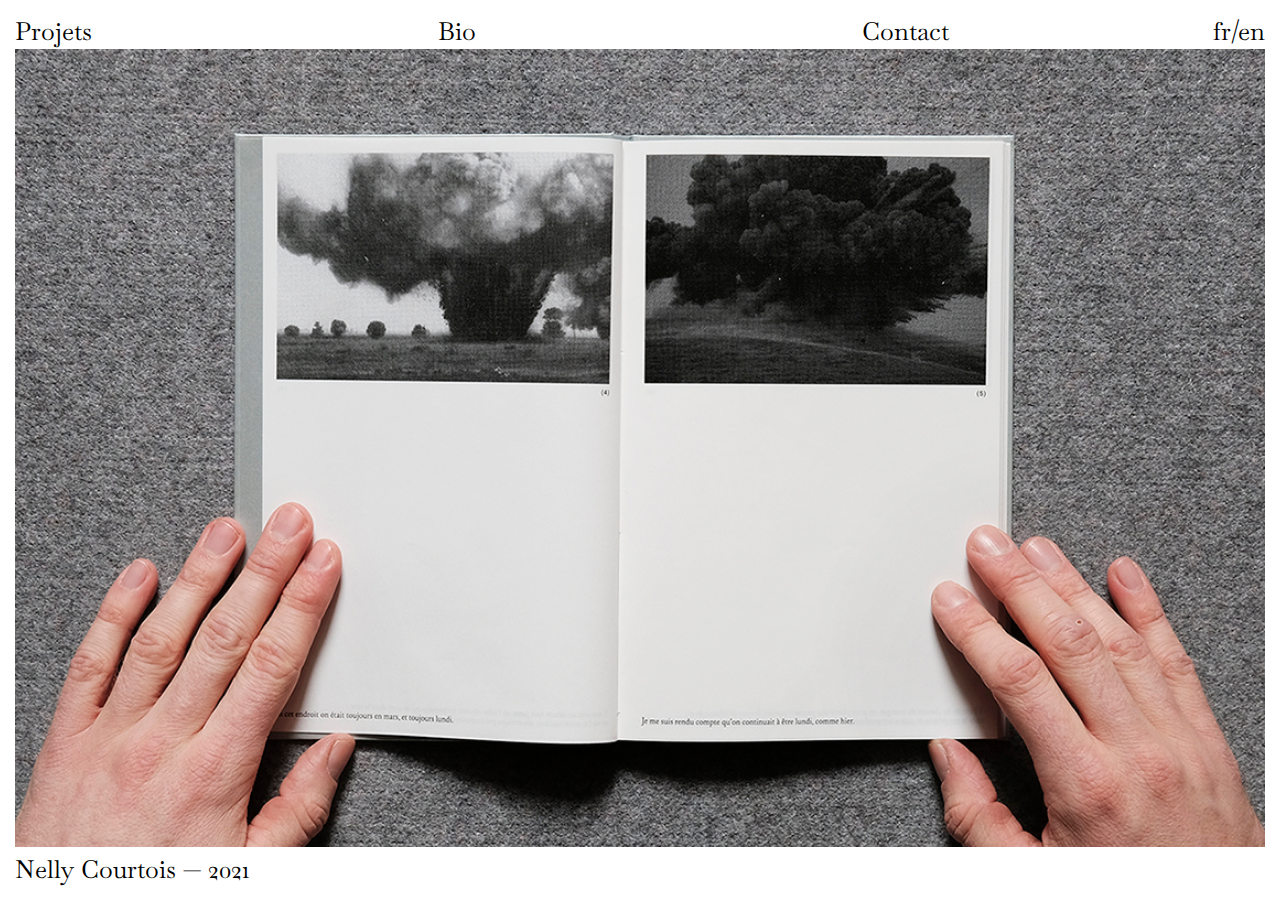
<file: index.html>
<!doctype html>
<html lang=fr>
<head>
	<meta charset=utf-8>
	<title>grille</title>
	<link rel=stylesheet href="styles.css">
	<link href="https://fonts.googleapis.com/css?family=Libre+Baskerville" rel="stylesheet">
</head>

<body>
	<div class="page">
		<ul class="menu">
			<li class="col"><a href="projets.html" class="">Projets</a></li>
			<li class="col"><a href="bio.html" class="">Bio</a></li>
			<li  class="col contact flex">
				<span><a href="contact.html">Contact</a></span>
				<span>
					<a href="index.html">fr</a>/<a href="index-en.html">en</a>
				</span>
			</li>
		</ul>

	<div class="w3-content w3-section" style="max-width:100%">
  <img class="mySlides" src="img/1.jpg" style="width:100%">
  <img class="mySlides" src="img/6.jpg" style="width:100%">
  <img class="mySlides" src="img/18.jpg" style="width:100%">
   <img class="mySlides" src="img/21.jpg" style="width:100%">
</div>

<script>
var myIndex = 0;
carousel();

function carousel() {
  var i;
  var x = document.getElementsByClassName("mySlides");
  for (i = 0; i < x.length; i++) {
    x[i].style.display = "none";  
  }
  myIndex++;
  if (myIndex > x.length) {myIndex = 1}    
  x[myIndex-1].style.display = "block";  
  setTimeout(carousel, 2000); // Change image every 2 seconds
}
</script>
		<div class="nom"><a href="index.html">Nelly Courtois — 2021</a></div>
	</div>
</body>
	<script type="text/javascript" src="js/jquery-3.3.1.min.js" />
	<script type="text/javascript" src="js/scripts.js" />
</html>
</file>
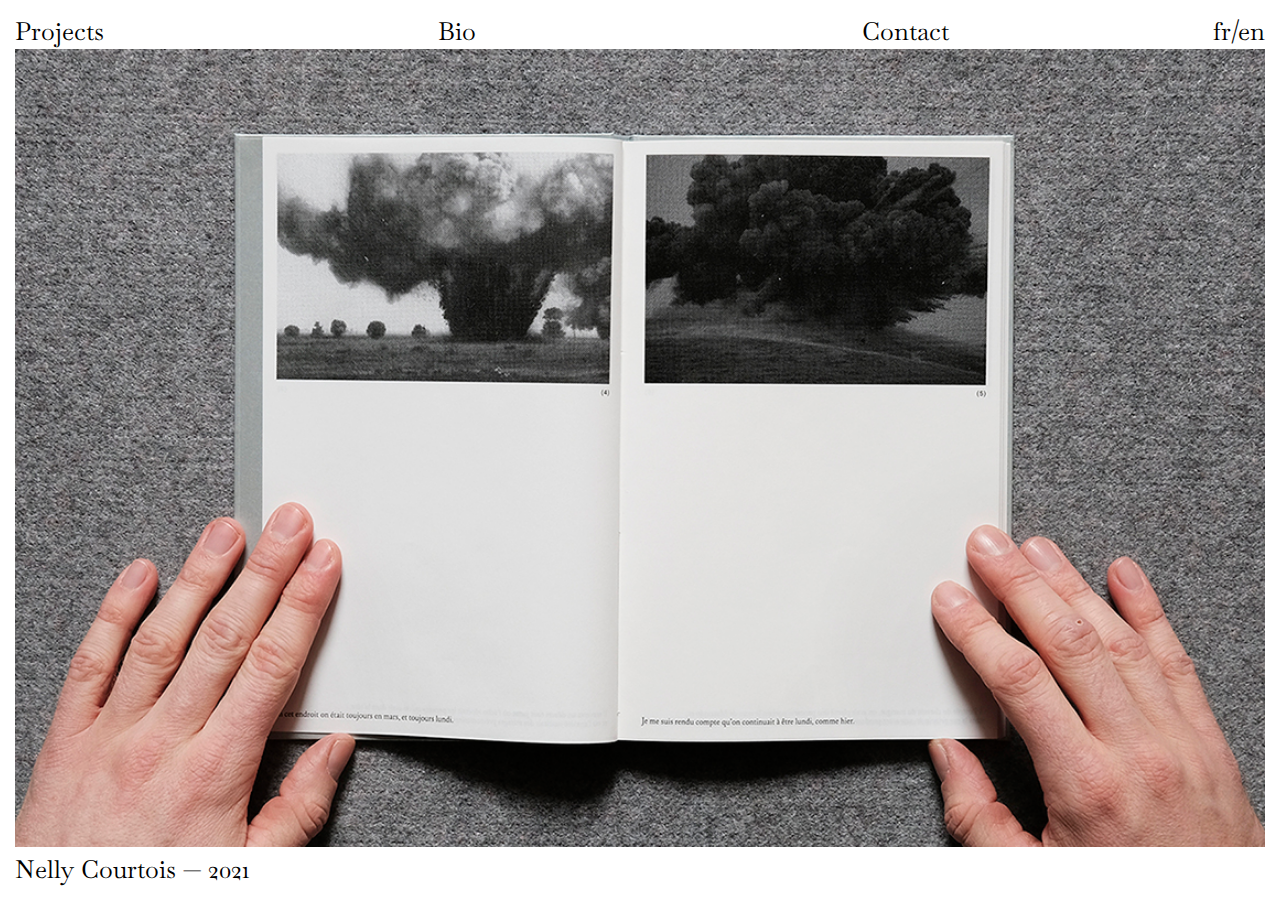
<file: index-en.html>
<!doctype html>
<html lang=en>
<head>
	<meta charset=utf-8>
	<title>grille</title>
	<link rel=stylesheet href="styles-en.css">
	<link href="https://fonts.googleapis.com/css?family=Libre+Baskerville" rel="stylesheet">
</head>

<body>
	<div class="page">
		<ul class="menu">
			<li class="col"><a href="projets-en.html" class="">Projects</a></li>
			<li class="col"><a href="bio-en.html" class="">Bio</a></li>
			<li  class="col contact flex">
				<span><a href="contact-en.html">Contact</a></span>
				<span>
					<a href="index.html">fr</a>/<a href="index-en.html">en</a>
				</span>
			</li>
		</ul>
			<div class="w3-content w3-section" style="max-width:100%">
  <img class="mySlides" src="img/1.jpg" style="width:100%">
  <img class="mySlides" src="img/6.jpg" style="width:100%">
  <img class="mySlides" src="img/18.jpg" style="width:100%">
   <img class="mySlides" src="img/21.jpg" style="width:100%">
</div>

<script>
var myIndex = 0;
carousel();

function carousel() {
  var i;
  var x = document.getElementsByClassName("mySlides");
  for (i = 0; i < x.length; i++) {
    x[i].style.display = "none";  
  }
  myIndex++;
  if (myIndex > x.length) {myIndex = 1}    
  x[myIndex-1].style.display = "block";  
  setTimeout(carousel, 2000); // Change image every 2 seconds
}
</script>
		<div class="nom"><a href="index-en.html">Nelly Courtois — 2021</a></div>
	</div>
</body>
	<script type="text/javascript" src="js/jquery-3.3.1.min.js" />
	<script type="text/javascript" src="js/scripts.js" />
</html>
</file>
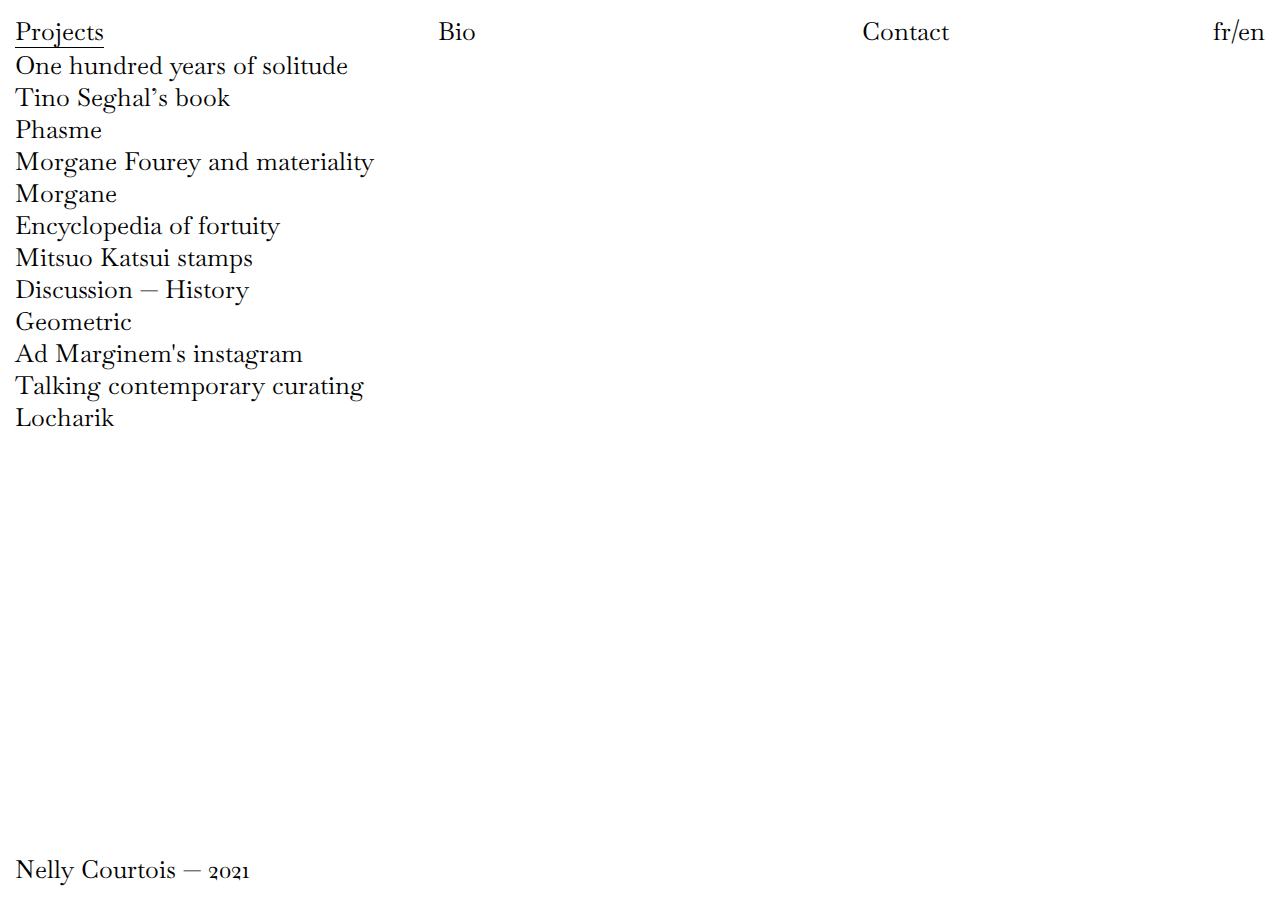
<file: projets-en.html>
<!doctype html>
<html lang=en>
<head>
	<meta charset=utf-8>
	<title>grille</title>
	<link rel=stylesheet href="styles-en.css">
	<link href="https://fonts.googleapis.com/css?family=Libre+Baskerville" rel="stylesheet">
</head>

<body>
	<div class="page">
		<ul class="menu">
			<li class="col"><a href="projets-en.html" class="active">Projects</a></li>
			<li class="col"><a href="bio-en.html" class="">Bio</a></li>
			<li  class="col contact flex">
				<span><a href="contact-en.html">Contact</a></span>
				<span>
					<a href="projets.html">fr</a>/<a href="projets-en.html">en</a>
				</span>
			</li>
		</ul>
		<article class="projets-en">
			<h2><a href="#more1">One hundred years of solitude</a></h2>
			<div class="more" id="more1">
				<img class="petit" src="img/1-bis.jpg">
				<img class="petit" src="img/1.jpg">
				<img class="petit" src="img/2.jpg">
				<img class="petit" src="img/3.jpg">
				<img class="petit" src="img/4.jpg">
				<div class="description flex">
					<div class="col un">
						<p>This is a free transposition of the magical realist masterpiece <cite>One hundred years of solitude</cite> written by Gabriel García Márquez. It talks about the multi-generational story of the Buendía family, and the conflicts that take place in Colombia.</p>					
					</div>
					<div class="col un">
						<p>Some unearthly, mysterious, or magical text extracts have been selected and gathered with real photographs of conflicts, that took place one hundred years ago all over the world, compared to nowadays. This work shows the universality of conflict, and denounces its absurdity.</p>
					</div>
					<div class="col">
						<ul class="mesures">
							<li>14,4&thinsp;×&thinsp;22,2 cm</li>
							<li>119 pages</li>
							<li>Handcover, edition bound</li>
							<li>Freelife Cento 100g/m²</li>
						</ul>
					</div>
				</div>
				<p id="point">•</p>
			</article>
			<article class="projets">
			<h2><a href="#more2">Tino Seghal’s book</a></h2>
			<div class="more" id="more2">
				<img class="petit" src="img/5.jpg">
				<img class="petit" src="img/6.jpg">
				<img class="petit" src="img/7.jpg">
				<img class="petit" src="img/8.jpg">
				<img class="petit" src="img/9.jpg">
				<div class="description flex">
					<div class="col un">
						<p>This book shows the working process of the contemporary artist Tino Seghal, who creates artistic performances which involves amateurs. He doesn’t allow visual reproduction of his work. This book is focused on his exhibition at the Guggenheim Museum in New York in 2010, where he presents two of his performances: <cite>This Kiss</cite> and <cite>This Progress</cite>.</p>					
					</div>
					<div class="col un">
						<p>The book is divided in two parts, one for each performance. A possible content of his personnal book is imagined by analysing his work, like photos of the Guggenheim Museum, choregraphic sketches, questionings, post-its with appointements, etc.</p>
					</div>
					<div class="col">
						<ul class="mesures">
							<li>22,5&thinsp;×&thinsp;14,85 cm</li>
							<li>58 pages</li>
							<li>Soft cover, perfect bound</li>
							<li>Biotop 100g/m²</li>
						</ul>
					</div>
				</div>
				<p id="point">•</p>
			</article>
			<article class="projets">
				<h2><a href="#more3">Phasme</a></h2>
				<div class="more" id="more3">
					<textarea spellcheck="false" maxlength="18" class="phasme">mimesis</textarea>
									<div class="description flex">
						<ul class="mesures-2">
							<li>Display</li>
							<li>Light</li>
							<li>155 glyphs</li>
						</ul>
				</div>
				</div>
			</article>
			<article class="projets">
				<h2><a href="#more4">Morgane Fourey and materiality</a></h2>
					<div class="more" id="more4">
						<img class="petit" src="img/10.jpg">
						<img class="petit" src="img/11.jpg">
						<img class="petit" src="img/12.jpg">
						<img class="petit" src="img/13.jpg">
						<img class="petit" src="img/14.jpg">
						<div class="description flex">
							<div class="col un">
								<p>It is an editorial and font project for the french artist Morgane Fourey. She designs projects with optical illusions on volumes, by making a parallel between what the spectator sees or never sees, like the work of an artisan or of an artist in workplace.</p>					
							</div>
							<div class="col un">
								<p>She plays with the tenuousness of materials by including them in her work thanks to her craftsmanship. This book presents her work by taking as main axis the materials she uses.</p>
							</div>
							<div class="col">
								<ul class="mesures">
									<li>22,5&thinsp;×&thinsp;28,7 cm</li>
									<li>169 pages</li>
									<li>Soft cover, open spine</li>
									<li>Century Cotton Wove White 120g/m²</li>
								</ul>
							</div>
						</div>
				<p id="point">•</p>
			</article>
			<article class="projets">
				<h2><a href="#more5">Morgane</a></h2>
				<div class="more" id="more5">
					<textarea spellcheck="false" maxlength="18" class="morgane">marble</textarea>
				<div class="description flex">
						<ul class="mesures-2">
							<li>Display</li>
							<li>Regular</li>
							<li>134 glyphs</li>
						</ul>
				</div>
			</article>
			<article class="projets">
			<h2><a href="#more6">Encyclopedia of fortuity</a></h2>
			<div class="more" id="more6">
				<img class="petit" src="img/15.jpg">
				<img class="petit" src="img/16.jpg">
				<img class="petit" src="img/17.jpg">
				<img class="petit" src="img/18.jpg">
				<img class="petit" src="img/19.jpg">
				<div class="description flex">
					<div class="col un">
						<p>The encyclopedia is one of the main masterpieces of the Enlightenment, which is supposed to be ordered and hierarchized. This work is taking the codes of a classical encyclopedia, and list all irrationally made discoveries: by accident, by&nbsp;a combination of circumstances, by mistake, by pure chance, inadvertently, by clumsiness, or by professional negligence.</p>			
					</div>
					<div class="col un">
						<p>The inner pages are interchanged according to a sequence of numbers generated randomly during printing, in order to create an intuitive and detached reading experience, like the fortuity we can’t control. Each book is printed with a different pagination, which makes it unique.</p>
					</div>
					<div class="col">
						<ul class="mesures">
							<li>31&thinsp;×&thinsp;22,3 cm</li>
							<li>204 pages</li>
							<li>Hardcover, edition bound</li>
							<li>Arcoprint Milk 85g/m²</li>
						</ul>
					</div>
				</div>
				<p id="point">•</p>
			</article>
			<article class="projets">
			<h2><a href="#more7">Mitsuo Katsui stamps</a></h2>
			<div class="more" id="more7">
				<img class="petit" src="img/21.jpg">
				<img class="petit" src="img/20.jpg">
				<img class="petit" src="img/22.jpg">
				<div class="description flex">
					<div class="col un">
						<p>The stamps and the booklet are realised as an effigy of the japanese colorist designer Mitsuo Katsui. He is mostly known for his very colored posters and for being in advance in his time.</p>					
					</div>
					<div class="col un">
						<p>He observes his environment, and take pictures of landscapes for colour dots, like a pointillist. Theses stamps resume his creative path while referring to his work as a graphic designer.</p>
					</div>
					<div class="col">
						<ul class="mesures" id="mesures-fin">
							<li>21,5&thinsp;×&thinsp;5 cm</li>
							<li>22 pages</li>
							<li>Softcover, saddle-stitched</li>
							<li>Digi gloss 115g/m²</li>
						</ul>
					</div>
				</div>
				<p id="point">•</p>
			</div>
			</article>
			<article class="projets">
			<h2><a href="#more8">Discussion — History</a></h2>
			<div class="more" id="more8">
				<img class="petit" src="img/23.jpg">
				<img class="petit" src="img/24.jpg">
				<img class="petit" src="img/25.jpg">
				<img class="petit" src="img/26.jpg">
				<img class="petit" src="img/27.jpg">
				<div class="description flex">
					<div class="col un">
						<p>This is an editorial project that speaks about USSR and Russia. This book contains two books, one of them is composed of a sensitive and personnal content, the other one is more analytical. They are connected. There is a dialogue with my mother who tells her experiences in USSR when she lived there and trimmings of my childhood photographs in Russia, like flashes of memory.</p>					
					</div>
					<div class="col un">
						<p>This trivial stories presents
						us and customs, social norms, fashion, decoration and life
						of a past world. The dialogue is in russian, and translated
						in french. The analytical part of the book helps with understanding of russian terms and gives a historical content. The cover is taking codes of a no- vel book, and the fusion of two books represents the do it yourself, very representative of the soviet era.</p>
					</div>
					<div class="col">
						<ul class="mesures" id="mesures-fin">
							<li>12&thinsp;×&thinsp;28 cm</li>
							<li>154 pages</li>
							<li>Softcover</li>
							<li>Lay flat binding</li>
							<li>Arcoprint Milk 100g/m²</li>
						</ul>
					</div>
				</div>
				<p id="point">•</p>
			</div>
			</article>
				<article class="projets">
				<h2><a href="#more9">Geometric</a></h2>
				<div class="more" id="more9">
					<textarea spellcheck="false" maxlength="18" class="geometrique">modular</textarea>
									<div class="description flex">
						<ul class="mesures-2">
							<li>Display</li>
							<li>Light</li>
							<li>52 glyphs</li>
						</ul>
				</div>
				</div>
			</article>
			<article class="projets">
			<h2><a href="#more10">Ad Marginem's instagram</a></h2>
			<div class="more" id="more10">
				<img class="petit" src="img/insta_merrifield_1080_01.jpg">
				<img class="petit" src="img/grand_hotel_1080.jpg">
				<img class="petit" src="img/crudo_leng.jpg">
				<img class="petit" src="img/беседы_1080.jpg">
				<img class="petit" src="img/insta_время_магов.jpg">
				<img class="petit" src="img/insta_путь_через_лес.jpg">
				<img class="petit" src="img/photo_1080.jpg">
				<img class="petit" src="img/башляр_1080.jpg">
				<img class="petit" src="img/боуи.jpg">
				<img class="petit" src="img/венецианка_1080.jpg">
				<div class="description flex">
					<div class="col un">
						<p>These images represent the covers of the books of the publishing house Ad Marginem Press from Moscow. They are on the Ad Marginem's <a href="https://www.instagram.com/admarginem/">instagram page</a> for promoting the books</p>					
					</div>
					</div>
					<p id="point">•</p>
				</div>
			</article>
			<article class="projets">
			<h2><a href="#more11">Talking contemporary curating</a></h2>
			<div class="more" id="more11">
				<img class="petit" src="img/28.jpg">
				<img class="petit" src="img/29.jpg">
				<img class="petit" src="img/30.jpg">
				<img class="petit" src="img/31.jpg">
				<img class="petit" src="img/32.jpg">
				<img class="petit" src="img/33.jpg">
				<img class="petit" src="img/34.jpg">
				<img class="petit" src="img/35.jpg">
				<div class="description flex">
					<div class="col un">
						<p>This book was designed for the publishing house
						Ad Marginem Press. The cover is presented like a museum schema, with the names of the curators of the book that are put like paintings on the wall.</p>					
					</div>
					<div class="col un">
						<p></p>
					</div>
					<div class="col">
						<ul class="mesures" id="mesures-fin">
							<li>13&thinsp;×&thinsp;18,5 cm</li>
							<li>154 pages</li>
							<li>Softcover</li>
							<li>Edition bound</li>
							<li>Lux Cream 70g/m²</li>
						</ul>
					</div>
				</div>
			</div>
			</article>
			<article class="projets" id="projets-fin">
				<h2><a href="#more12">Locharik</a></h2>
				<div class="more" id="more12">
					<textarea spellcheck="false" maxlength="18" class="locharik">roundness</textarea>
									<div class="description flex">
						<ul class="mesures-2">
							<li>Display</li>
							<li>Regular</li>
							<li>118 glyphs</li>
						</ul>
				</div>
				</div>
			</article>
			<p id="point">•</p>	
		</div>

		<div class="nom"><a href="index-en.html">Nelly Courtois — 2021</a></div>
	</div>
	<script type="text/javascript" src="js/jquery-3.3.1.min.js" ></script>
	<script type="text/javascript" src="js/scripts.js" ></script>

</body>

	 </html>
</file>
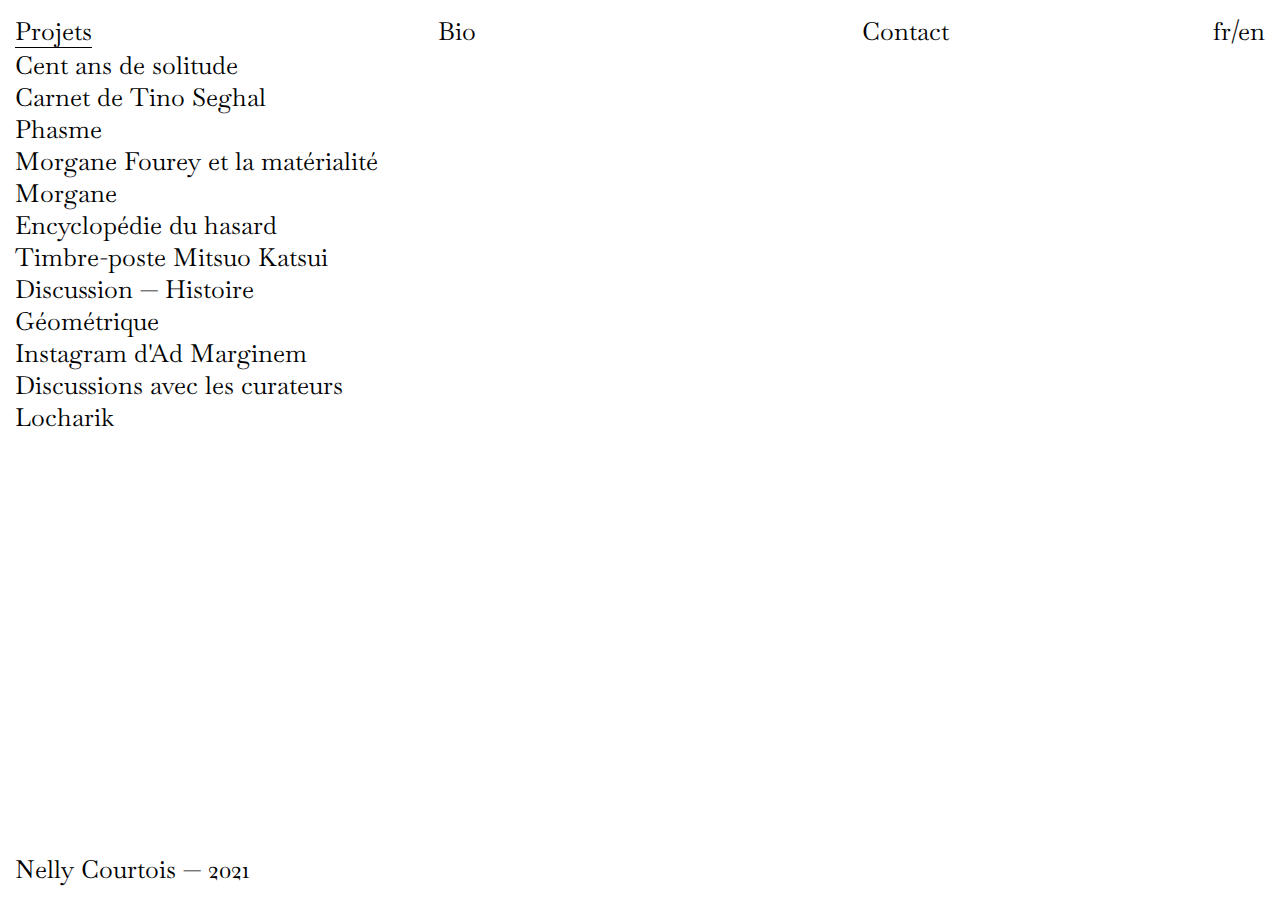
<file: projets.html>
<!doctype html>
<html lang=fr>
<head>
	<meta charset=utf-8>
	<title>grille</title>
	<link rel=stylesheet href="styles.css">
	<link href="https://fonts.googleapis.com/css?family=Libre+Baskerville" rel="stylesheet">
</head>

<body>
	<div class="page">
		<ul class="menu">
			<li class="col"><a href="projets.html" class="active">Projets</a></li>
			<li class="col"><a href="bio.html" class="">Bio</a></li>
			<li  class="col contact flex">
				<span><a href="contact.html">Contact</a></span>
				<span>
					<a href="projets.html">fr</a>/<a href="projets-en.html">en</a>
				</span>
			</li>
		</ul>
		<article class="projets">
			<h2><a href="#more1">Cent ans de solitude</a></h2>
			<div class="more" id="more1">
				<img class="petit" src="img/1-bis.jpg">
				<img class="petit" src="img/1.jpg">
				<img class="petit" src="img/2.jpg">
				<img class="petit" src="img/3.jpg">
				<img class="petit" src="img/4.jpg">
				<div class="description flex">
					<div class="col un">
						<p>Ce travail une transposition libre de l’œuvre <cite>Cent ans de solitude</cite> de Gabriel García Márquez, qui a pour volonté de parler de l’universalité du conflit en puisant la force poétique du texte. Deux photographies en face à face, montrent le conflit humain, entre les époques et les lieux.</p>					
					</div>
					<div class="col un">
						<p>Des images vraies, fortes, parfois crues, tirées d’évenements réels. Leurs similitudes nous amènent à nous poser la&nbsp;question sur la répétition de ces conflits depuis cent ans à travers le&nbsp;monde. Elles sont accompagnées de&nbsp;citations, qui sont le point de départ du&nbsp;propos, et jouent sur l’absurde.</p>
					</div>
					<div class="col">
						<ul class="mesures">
							<li>14,4&thinsp;×&thinsp;22,2 cm</li>
							<li>119 pages</li>
							<li>Couverture emboîtage</li>
							<li>Dos carré collé cousu fil de lin</li>
							<li>Freelife Cento 100g/m²</li>
						</ul>
					</div>
				</div>
				<p id="point">•</p>
			</article>
			<article class="projets">
			<h2><a href="#more2">Carnet de Tino Seghal</a></h2>
			<div class="more" id="more2">
				<img class="petit" src="img/5.jpg">
				<img class="petit" src="img/6.jpg">
				<img class="petit" src="img/7.jpg">
				<img class="petit" src="img/8.jpg">
				<img class="petit" src="img/9.jpg">
				<div class="description flex">
					<div class="col un">
						<p>La publication se concentre sur l’art performatif de Tino&nbsp;Seghal qui a la particularité de mettre en scène des amateurs. L’artiste n’autorise aucune reproduction visuelle de son travail, privilégiant l’expérience directe de&nbsp;ce&nbsp;qu’il appelle des «&thinsp;situations&thinsp;».</p>					
					</div>
					<div class="col un">
						<p>Cette édition présente son travail d’un&nbsp;point de vu organisationnel, autant&nbsp;dans la mise en place que dans la&nbsp;conception purement poétique. Elle&nbsp;se&nbsp;divise en deux parties distinctes, représentant chaque performance interprétée au Guggenheim Museum de&nbsp;New York en 2010&thinsp;: <cite>This Kiss</cite> et&nbsp;<cite>This&nbsp;Progress</cite>.</p>
					</div>
					<div class="col">
						<ul class="mesures">
							<li>22,5&thinsp;×&thinsp;14,85 cm</li>
							<li>58 pages</li>
							<li>Couverture souple</li>
							<li>Dos carré collé cousu fil de lin</li>
							<li>Biotop 100g/m²</li>
						</ul>
					</div>
				</div>
				<p id="point">•</p>
			</article>
			<article class="projets">
				<h2><a href="#more3">Phasme</a></h2>
				<div class="more" id="more3">
					<textarea spellcheck="false" maxlength="18" class="phasme">mimétisme</textarea>
									<div class="description flex">
						<ul class="mesures-2">
							<li>Display</li>
							<li>Light</li>
							<li>155 glyphs</li>
						</ul>
				</div>
				</div>
			</article>
			<article class="projets">
				<h2><a href="#more4">Morgane Fourey et la matérialité</a></h2>
					<div class="more" id="more4">
						<img class="petit" src="img/10.jpg">
						<img class="petit" src="img/11.jpg">
						<img class="petit" src="img/12.jpg">
						<img class="petit" src="img/13.jpg">
						<img class="petit" src="img/14.jpg">
						<div class="description flex">
							<div class="col un">
								<p>C’est un travail éditorial puis de création de caractères pour l’artiste française Morgane Fouray. Elle réalise des trompe-l’œil sur des volumes, en faisant un parallèle entre ce qui est donné à voir au spectateur et ce qu’il ne voit jamais, comme le travail de l’artisan ou de l’artiste dans son atelier.</p>					
							</div>
							<div class="col un">
								<p>Elle joue sur la précarité des matériaux en les incluant dans ses projets grâce à son savoir faire artisanal. Ce livre présente ses travaux en prenant pour axe principal les matériaux utilisés.</p>
							</div>
							<div class="col">
								<ul class="mesures">
									<li>22,5&thinsp;×&thinsp;28,7 cm</li>
									<li>169 pages</li>
									<li>Couverture souple</li>
									<li>Dos ouvert</li>
									<li>Century Cotton Wove White 120g/m²</li>
								</ul>
							</div>
						</div>
				<p id="point">•</p>
			</article>
			<article class="projets">
				<h2><a href="#more5">Morgane</a></h2>
				<div class="more" id="more5">
					<textarea spellcheck="false" maxlength="18" class="morgane">marbre</textarea>
				<div class="description flex">
						<ul class="mesures-2">
							<li>Display</li>
							<li>Regular</li>
							<li>134 glyphs</li>
						</ul>
				</div>
			</article>
			<article class="projets">
			<h2><a href="#more6">Encyclopédie du hasard</a></h2>
			<div class="more" id="more6">
				<img class="petit" src="img/15.jpg">
				<img class="petit" src="img/16.jpg">
				<img class="petit" src="img/17.jpg">
				<img class="petit" src="img/18.jpg">
				<img class="petit" src="img/19.jpg">
				<div class="description flex">
					<div class="col un">
						<p>L’encyclopédie est un symbole de&nbsp;l’œuvre des Lumières, qui se veut ordonnée et hiérarchisée. En&nbsp;reprenant les codes classiques d’une encyclopédie, cet ouvrage recense toutes découvertes faites de manière irrationnelle&thinsp;: par&nbsp;accident, par un concours de&nbsp;circonstances, par erreur, ou&nbsp;par&nbsp;maladresse.</p>			
					</div>
					<div class="col un">
						<p>Les pages intérieures sont mélangées entre elles selon une suite de chiffres générés de façon aléatoire durant l’impression, créant une expérience de&nbsp;lecture intuitive, à l’image du hasard qui ne se maîtrise pas. Chaque ouvrage imprimé a un ordre de pagination différent, ce qui le rend unique.</p>
					</div>
					<div class="col">
						<ul class="mesures">
							<li>31&thinsp;×&thinsp;22,3 cm</li>
							<li>204 pages</li>
							<li>Couverture toilée</li>
							<li>Dos carré collé cousu fil de lin</li>
							<li>Arcoprint Milk 85g/m²</li>
						</ul>
					</div>
				</div>
				<p id="point">•</p>
			</article>
			<article class="projets">
			<h2><a href="#more7">Timbre-poste Mitsuo Katsui</a></h2>
			<div class="more" id="more7">
				<img class="petit" src="img/21.jpg">
				<img class="petit" src="img/20.jpg">
				<img class="petit" src="img/22.jpg">
				<div class="description flex">
					<div class="col un">
						<p>Les timbres poste et la brochure ont été réalisés à l’effigie du designer coloriste japonais Mitsuo Katsui, qui est surtout connu pour sa création de posters très colorés et en avance pour son temps. Il&nbsp;réalise son travail par l’observation de&nbsp;son environnement.</p>					
					</div>
					<div class="col un">
						<p>Ainsi, il prend l’habitude de photographier ce qui l’entoure pour capter les points de couleurs qui l’intéressent, tel un pointilliste. Les&nbsp;timbres reprennent son chemin de&nbsp;création tout en faisant référence à&nbsp;son travail de graphiste.</p>
					</div>
					<div class="col">
						<ul class="mesures" id="mesures-fin">
							<li>21,5&thinsp;×&thinsp;5 cm</li>
							<li>22 pages</li>
							<li>Couverture souple</li>
							<li>Encarté agrafé</li>
							<li>Digi gloss 115g/m²</li>
						</ul>
					</div>
				</div>
				<p id="point">•</p>
			</div>
			</article>
			<article class="projets">
			<h2><a href="#more8">Discussion — Histoire</a></h2>
			<div class="more" id="more8">
				<img class="petit" src="img/23.jpg">
				<img class="petit" src="img/24.jpg">
				<img class="petit" src="img/25.jpg">
				<img class="petit" src="img/26.jpg">
				<img class="petit" src="img/27.jpg">
				<div class="description flex">
					<div class="col un">
						<p>C'est un projet éditorial qui parle de la Russie et de l'URSS. Ce livre en contient deux, l'un d'entre eux est composé d'un contenu sensible et personnel, l'autre a un contenu analytique. Ils sont connectés. Il y a une dialogue avec ma mère qui parle de son expérience en URSS quand elle y a vécu ainsi que mes photos d'enfance tronquées, comme des flashs de la mémoire.</p>					
					</div>
					<div class="col un">
						<p>Ces histoires triviales représentent les us et coutumes, les normes sociales, la mode, la décoration et la vie d'un monde passé. Le dialogue est en russe puis traduit en français. La partie analytique du livre aide le lecteur à comprendre les mots russes puis donne un contenu historique. La couverture reprend les codes d'un roman, et la fusion entre deux livres représente le do it yourself, très représentatif de l'ère soviétique.</p>
					</div>
					<div class="col">
						<ul class="mesures" id="mesures-fin">
							<li>12&thinsp;×&thinsp;28 cm</li>
							<li>154 pages</li>
							<li>Couverture souple</li>
							<li>Reliure à plat</li>
							<li>Arcoprint Milk 100g/m²</li>
						</ul>
					</div>
				</div>
			<p id="point">•</p>	
			</div>
			</article>
				<article class="projets">
				<h2><a href="#more9">Géométrique</a></h2>
				<div class="more" id="more9">
					<textarea spellcheck="false" maxlength="18" class="geometrique">modulaire</textarea>
									<div class="description flex">
						<ul class="mesures-2">
							<li>Display</li>
							<li>Light</li>
							<li>52 glyphs</li>
						</ul>
				</div>
				</div>
			</article>
			<article class="projets">
			<h2><a href="#more10">Instagram d'Ad Marginem</a></h2>
			<div class="more" id="more10">
				<img class="petit" src="img/insta_merrifield_1080_01.jpg">
				<img class="petit" src="img/grand_hotel_1080.jpg">
				<img class="petit" src="img/crudo_leng.jpg">
				<img class="petit" src="img/беседы_1080.jpg">
				<img class="petit" src="img/insta_время_магов.jpg">
				<img class="petit" src="img/insta_путь_через_лес.jpg">
				<img class="petit" src="img/photo_1080.jpg">
				<img class="petit" src="img/башляр_1080.jpg">
				<img class="petit" src="img/боуи.jpg">
				<img class="petit" src="img/венецианка_1080.jpg">
				<div class="description flex">
					<div class="col un">
						<p>Ces images représentent les couvertures de livres de la maison d'édition Ad Marginem de Moscou. Elles sont utilisées sur <a href="https://www.instagram.com/admarginem/">l'instagram</a> d'Ad Marginem, pour faire la promotion des livres.</p>					
					</div>
					</div>
				<p id="point">•</p>	
				</div>

			</article>
			<article class="projets">
			<h2><a href="#more11">Discussions avec les curateurs</a></h2>
			<div class="more" id="more11">
				<img class="petit" src="img/28.jpg">
				<img class="petit" src="img/29.jpg">
				<img class="petit" src="img/30.jpg">
				<img class="petit" src="img/31.jpg">
				<img class="petit" src="img/32.jpg">
				<img class="petit" src="img/33.jpg">
				<img class="petit" src="img/34.jpg">
				<img class="petit" src="img/35.jpg">
				<div class="description flex">
					<div class="col un">
						<p>Le design de ce livre a été fait pour la maison d'édition Ad Marginem Press. La couverture est présentée comme un schéma d'un musée, avec les nom des curateurs, disposés comme des tableaux sur un mur.</p>					
					</div>
					<div class="col un">
						<p></p>
					</div>
					<div class="col">
						<ul class="mesures">
							<li>13&thinsp;×&thinsp;18,5 cm</li>
							<li>154 pages</li>
							<li>Couverture souple</li>
							<li>Dos carré collé</li>
							<li>Lux Cream 70g/m²</li>
						</ul>
					</div>
				</div>
				<p id="point">•</p>	
			</div>
			</article>
							<article class="projets" id="mesures-fin">
				<h2><a href="#more12">Locharik</a></h2>
				<div class="more" id="more12">
					<textarea spellcheck="false" maxlength="18" class="locharik">rondeur</textarea>
									<div class="description flex">
						<ul class="mesures-2">
							<li>Display</li>
							<li>Regular</li>
							<li>118 glyphs</li>
						</ul>
				</div>
				</div>
			</article>
		</div>

		<div class="nom"><a href="index.html">Nelly Courtois — 2021</a></div>
	</div>
	<script type="text/javascript" src="js/jquery-3.3.1.min.js" ></script>
	<script type="text/javascript" src="js/scripts.js" ></script>

</body>

	 </html>
</file>
<file: styles.css>
@import url('https://fonts.googleapis.com/css2?family=Baskervville:ital@0;1&display=swap');

*{
	margin: 0;
	padding: 0;
}


body{
	font-family: 'Baskervville', serif;
	font-size: 25px;
}

.page{
	margin: 15px;
	margin-left: none;
}

h2{
	font-family: 'Baskervville', sans-serif;
	font-size: 25px;
	font-weight: initial;
}

.menu{
	list-style-type: none;
	display: flex;
	justify-content: space-between;
	padding-bottom: 2px;
}

a{
	text-decoration: none;
	color: black; 
}

a:hover{
	text-decoration: none;
	color:white;
}

.active{
	color:black;
	border-bottom: 1.5px solid;
}


.menu li{
	list-style-type: none;
}

.menu .contact{
	justify-content: space-between;
	padding-right: 0px;
}

@media (max-width: 900px) {
	.menu .contact{
		display: flex;
	}
}

ul{
	list-style-type: none;
}

.dans-contact{
	margin-left: 66%;
	padding-left: 20px;
}



.projets{
	list-style-type: none;
}

.projet li{
	list-style-type: none;
}

.petit{
	width: 120px;
	height: auto;
	margin: 5px;
	margin-left: 0;
	margin-bottom: 0;
	transition: .15s ease;
}

.petit.big{
	width: 40%;
}

.petit:hover{
	opacity: 0;
}

.petit.big:hover{
	opacity:1;
}

.flex{
	display: flex;
	flex-grow: 1;
}

@media (max-width: 900px) {
	.flex{
		display: block;
	}
}

.col{
	width: 33%;
	padding-right: 20px;
}

@media (max-width: 900px) {
	.col{
		width: 80%;
		padding-bottom: 0px;
	}
}

.mesures{
	list-style-type: none;
}

@media (max-width: 900px) {
	.mesures{
		padding-top: 20px;
		padding-bottom: 20px;
	}
}

.mesures li{
	list-style-type: none;
}

.nom{
	position: fixed;
	bottom: 0;
	left: 15px;
	width: 100%;
	background-color: white;
	padding-bottom: 15px;
}

.more{
	display: none;
}

.more:target{
	display: block;
}

.etudes{
	margin-bottom: 35px;
}

.travail{
	margin-bottom: 35px;
}

.bio{
	margin-left: 30.6%;
	padding-left: 10px;
}


textarea{
	font-size: 200px;
	display: flex;
	width: 100%;
	height: 250px;
	outline: none;
	resize: none;
	overflow: auto;
	border: none;
	box-sizing:unset;
	text-align: center;
}

@font-face{
	font-family: 'mf9';
	src: url('fonts/mf9-regular-webfont.eot'),
    	 url('fonts/mf9-regular-webfont.eot?#iefix') format('embedded-opentype'),
         url('fonts/mf9-regular-webfont.woff') format('woff'),
         url('fonts/mf9-regular-webfont.svg') format('svg');
}
.morgane{
	font-family: 'mf9';
}

@font-face{
	font-family: 'phasme-5';
	src: url('fonts/phasme-3-regular-webfont.eot'),
    	 url('fonts/phasme-3-regular-webfont.eot?#iefix') format('embedded-opentype'),
         url('fonts/phasme-3-regular-webfont.woff') format('woff'),
         url('fonts/phasme-3-regular-webfont.svg') format('svg');
}

.phasme{
	font-family: 'phasme-5';
}

@font-face{
	font-family: 'Exercice-03-2-Regular';
	src: url('fonts/exercice-03-2-regular-webfont.eot'), 
	     url('fonts/exercice-03-2-regular.woff') format('woff'),
		 url('fonts/exercice-03-2-regular.woff') format('woff2'),
         url('fonts/Exercice-03-2-Regular.otf') format('otf'),
         url('fonts/exercice-03-2-regular-webfont.svg') format('svg');
}

.geometrique{
	font-family: 'Exercice-03-2-Regular';
}

@font-face{
	font-family: 'exercice-03bis';
	src: url('fonts/exercice-03bis-webfont.eot'), 
	     url('fonts/exercice-03bis-webfont.woff') format('woff'),
		 url('fonts/exercice-03bis-webfont.woff2') format('woff2'),
         url('fonts/exercice-03bis.otf') format('otf'),
         url('fonts/exercice-03bis-webfont.svg') format('svg');
}

.locharik{
	font-family: 'exercice-03bis';
}

textarea::selection {
    color: white;
}

#projets-fin{
	margin-bottom: 60px;
}

.mesures-2{
	padding-left: 66%;
}

#mesures-fin{
	margin-bottom: 17%;
}

#point{
	color:white;
}
</file>
<file: styles-en.css>
@import url('https://fonts.googleapis.com/css2?family=Baskervville:ital@0;1&display=swap');

*{
	margin: 0;
	padding: 0;
}


body{
	font-family: 'Baskervville', serif;
	font-size: 25px;
}

.page{
	margin: 15px;
	margin-left: none;
}

h2{
	font-family: 'Baskervville', sans-serif;
	font-size: 25px;
	font-weight: initial;
}

.menu{
	list-style-type: none;
	display: flex;
	justify-content: space-between;
	padding-bottom: 2px;
}

a{
	text-decoration: none;
	color: black; 
}

a:hover{
	text-decoration: none;
	color:white;
}

.active{
	color:black;
	border-bottom: 1.5px solid;
}

.menu li{
	list-style-type: none;
}

.menu .contact{
	justify-content: space-between;
	padding-right: 0px;
}

@media (max-width: 900px) {
	.menu .contact{
		display: flex;
	}
}

ul{
	list-style-type: none;
}

.dans-contact{
	margin-left: 66%;
	padding-left: 20px;
}



.projets{
	list-style-type: none;
}

.projet li{
	list-style-type: none;
}

.petit{
	width: 120px;
	height: auto;
	margin: 5px;
	margin-left: 0;
	margin-bottom: 0;
	transition: .15s ease;
}

.petit.big{
	width: 40%;
}

.petit:hover{
	opacity: 0;
}

.petit.big:hover{
	opacity:1;
}

.flex{
	display: flex;
	flex-grow: 1;
}

@media (max-width: 900px) {
	.flex{
		display: block;
	}
}

.col{
	width: 33%;
	padding-right: 20px;
}

@media (max-width: 900px) {
	.col{
		width: 80%;
		padding-bottom: 0px;
	}
}

.mesures{
	list-style-type: none;
}

@media (max-width: 900px) {
	.mesures{
		padding-top: 20px;
		padding-bottom: 20px;
	}
}

.mesures li{
	list-style-type: none;
}

.nom{
	position: fixed;
	bottom: 0;
	left: 15px;
	width: 100%;
	background-color: white;
	padding-bottom: 15px;
}

.more{
	display: none;
}

.more:target{
	display: block;
}


.etudes{
	margin-bottom: 35px;
}

.travail{
	margin-bottom: 35px;
}

.bio-en{
	margin-left: 30.6%;
	padding-left: 10px;
}


textarea{
	font-size: 200px;
	display: flex;
	width: 100%;
	height: 250px;
	outline: none;
	resize: none;
	overflow: auto;
	border: none;
	box-sizing:unset;
	text-align: center;
}

@font-face{
	font-family: 'mf9';
	src: url('fonts/mf9-regular-webfont.eot'),
    	 url('fonts/mf9-regular-webfont.eot?#iefix') format('embedded-opentype'),
         url('fonts/mf9-regular-webfont.woff') format('woff'),
         url('fonts/mf9-regular-webfont.svg') format('svg');
}
.morgane{
	font-family: 'mf9';
}

@font-face{
	font-family: 'phasme-5';
	src: url('fonts/phasme-3-regular-webfont.eot'),
    	 url('fonts/phasme-3-regular-webfont.eot?#iefix') format('embedded-opentype'),
         url('fonts/phasme-3-regular-webfont.woff') format('woff'),
         url('fonts/phasme-3-regular-webfont.svg') format('svg');
}

.phasme{
	font-family: 'phasme-5';
}

@font-face{
	font-family: 'Exercice-03-2-Regular';
	src: url('fonts/exercice-03-2-regular-webfont.eot'), 
	     url('fonts/exercice-03-2-regular.woff') format('woff'),
		 url('fonts/exercice-03-2-regular.woff2') format('woff2'),
         url('fonts/Exercice-03-2-Regular.otf') format('otf'),
         url('fonts/exercice-03-2-regular-webfont.svg') format('svg');
}

.geometrique{
	font-family: 'Exercice-03-2-Regular';
}

@font-face{
	font-family: 'exercice-03bis';
	src: url('fonts/exercice-03bis-webfont.eot'), 
	     url('fonts/exercice-03bis-webfont.woff') format('woff'),
		 url('fonts/exercice-03bis-webfont.woff2') format('woff2'),
         url('fonts/exercice-03bis.otf') format('otf'),
         url('fonts/exercice-03bis-webfont.svg') format('svg');
}

.locharik{
	font-family: 'exercice-03bis';
}

textarea::selection {
    color: white;
}

#projets-fin{
	margin-bottom: 60px;
}

.mesures-2{
	padding-left: 66%;
}

#point{
	color:white;
}
</file>
